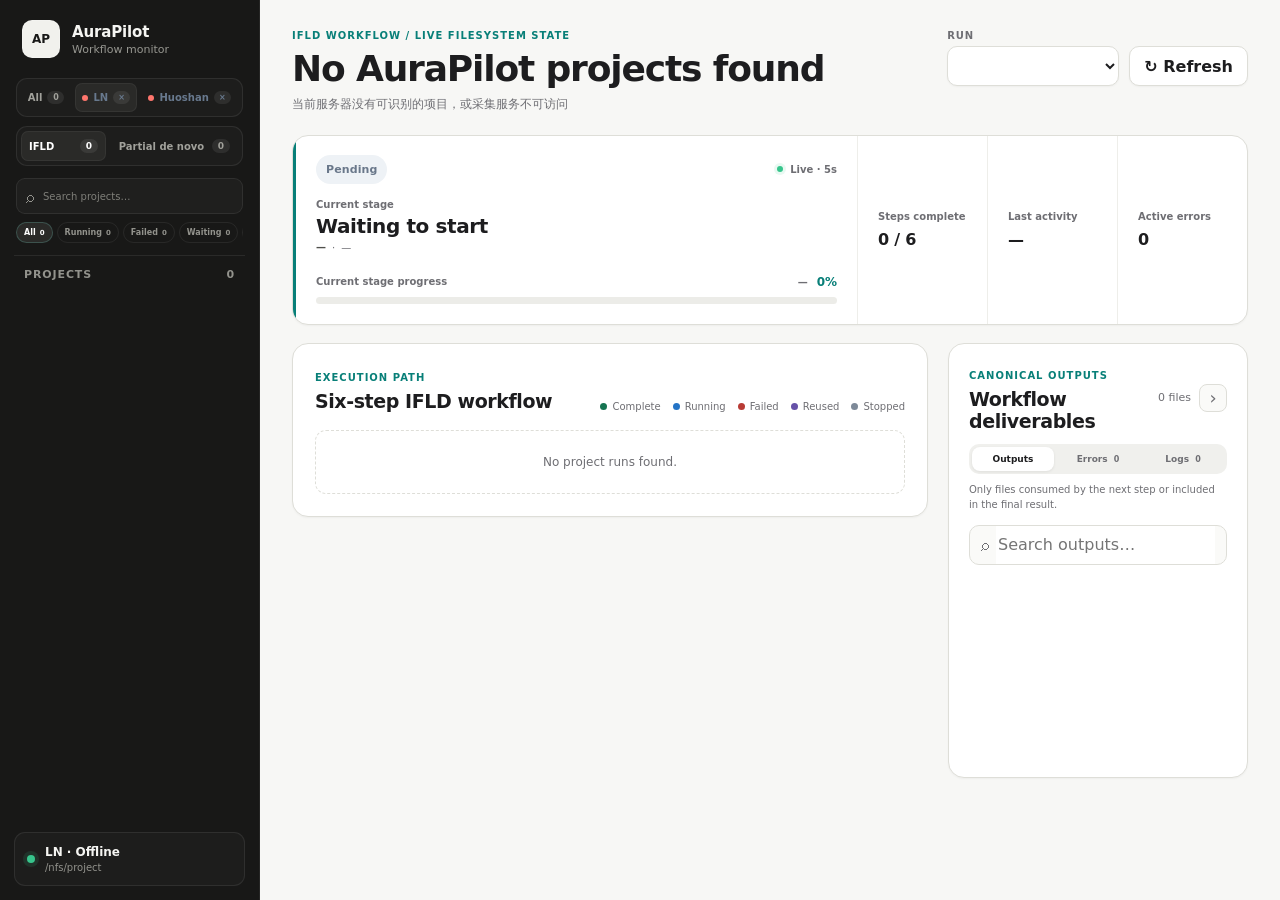
<file: static/index.html>
<!doctype html>
<html lang="zh-CN">
  <head>
    <meta charset="utf-8">
    <meta name="viewport" content="width=device-width, initial-scale=1">
    <meta name="description" content="AuraPilot IFLD workflow monitoring dashboard">
    <title>AuraPilot Monitor</title>
    <script>
      if (window.location.protocol === "file:") {
        window.location.replace(`http://127.0.0.1:8765/${window.location.search}`);
      }
    </script>
    <link rel="stylesheet" href="styles.css">
  </head>
  <body>
    <div class="app-shell">
      <aside class="project-rail">
        <div class="brand">
          <div class="brand-mark">AP</div>
          <div>
            <strong>AuraPilot</strong>
            <span>Workflow monitor</span>
          </div>
        </div>

        <div class="server-switcher" id="serverSwitcher" aria-label="Monitoring servers">
          <button type="button" data-server="all">
            <span>All</span>
            <small id="allServerCount">0</small>
          </button>
          <button class="active" type="button" data-server="ln">
            <i></i>
            <span>LN</span>
            <small id="lnServerCount">—</small>
          </button>
          <button type="button" data-server="huoshan">
            <i></i>
            <span>Huoshan</span>
            <small id="huoshanServerCount">—</small>
          </button>
        </div>

        <div class="workflow-branches" id="workflowBranches" aria-label="Workflow branches">
          <button class="active" type="button" data-family="ifld">
            <span>IFLD</span>
            <small id="ifldCount">0</small>
          </button>
          <button type="button" data-family="partial_denovo">
            <span>Partial de novo</span>
            <small id="partialCount">0</small>
          </button>
        </div>

        <label class="project-search">
          <span>⌕</span>
          <input id="projectSearch" type="search" placeholder="Search projects…" autocomplete="off">
        </label>
        <div class="project-status-filters" id="projectStatusFilters" aria-label="Project status filters">
          <button class="active" type="button" data-project-status="all">All <small id="projectAllCount">0</small></button>
          <button type="button" data-project-status="running">Running <small id="projectRunningCount">0</small></button>
          <button type="button" data-project-status="failed">Failed <small id="projectFailedCount">0</small></button>
          <button type="button" data-project-status="pending">Waiting <small id="projectPendingCount">0</small></button>
          <button type="button" data-project-status="complete">Done <small id="projectCompleteCount">0</small></button>
        </div>

        <div class="rail-heading">
          <span>Projects</span>
          <strong id="projectCount">0</strong>
        </div>
        <div class="project-list" id="projectList" aria-live="polite"></div>

        <div class="rail-footer">
          <span class="live-dot"></span>
          <div>
            <strong id="serverName">LN · Read-only</strong>
            <span id="projectRootPath">/nfs/project</span>
          </div>
        </div>
      </aside>

      <main class="workspace">
        <header class="topbar">
          <div>
            <div class="eyebrow" id="workflowEyebrow">IFLD workflow / live filesystem state</div>
            <h1 id="projectTitle">Loading projects…</h1>
            <p id="projectMeta">正在读取项目状态</p>
          </div>
          <div class="topbar-actions">
            <label class="run-select-label">
              <span id="runSelectLabelText">Run</span>
              <select id="runSelect" aria-label="选择 Run"></select>
            </label>
            <button class="refresh-button" id="refreshButton" type="button">
              <span>↻</span> Refresh
            </button>
          </div>
        </header>

        <section class="run-summary pending" id="runSummary" aria-label="Run summary">
          <div class="summary-primary">
            <div class="summary-topline">
              <span class="status-pill pending" id="overallStatus">Pending</span>
              <span class="summary-live"><i class="live-dot"></i> Live · 5s</span>
            </div>

            <div class="summary-stage">
              <span>Current stage</span>
              <strong id="currentStage">Waiting to start</strong>
              <small>
                <b id="workflowName">—</b>
                <span aria-hidden="true">·</span>
                <span id="profileName">—</span>
              </small>
              <div class="summary-runtime" id="runtimeMeta"></div>
            </div>

            <div class="summary-progress-copy">
              <span>Current stage progress</span>
              <strong>
                <span id="workflowProgressCount">—</span>
                <b id="workflowProgressText">0%</b>
              </strong>
            </div>
            <div
              class="summary-progress"
              id="workflowProgress"
              role="progressbar"
              aria-label="Current stage progress"
              aria-valuemin="0"
              aria-valuemax="100"
              aria-valuenow="0"
            >
              <span id="workflowProgressBar"></span>
            </div>
          </div>

          <div class="summary-facts">
            <div class="summary-fact">
              <span>Steps complete</span>
              <strong id="stepsComplete">0 / 6</strong>
            </div>
            <div class="summary-fact">
              <span id="activityLabel">Last activity</span>
              <strong id="lastUpdated" title="">—</strong>
            </div>
            <div class="summary-fact summary-errors" id="activeErrorFact">
              <span>Active errors</span>
              <strong id="activeErrors">0</strong>
            </div>
          </div>
        </section>

        <div class="content-grid" id="contentGrid">
          <section class="pipeline-panel">
            <div class="section-heading">
              <div>
                <span class="eyebrow">Execution path</span>
                <h2 id="pipelineTitle">Six-step IFLD workflow</h2>
              </div>
              <div class="legend" aria-label="状态图例">
                <span><i class="legend-dot complete"></i>Complete</span>
                <span><i class="legend-dot running"></i>Running</span>
                <span><i class="legend-dot failed"></i>Failed</span>
                <span><i class="legend-dot reused"></i>Reused</span>
                <span><i class="legend-dot cancelled"></i>Stopped</span>
              </div>
            </div>
            <div class="pipeline" id="pipeline" aria-live="polite"></div>
          </section>

          <aside class="artifact-panel" id="artifactPanel">
            <div class="section-heading artifact-heading">
              <div class="artifact-heading-copy">
                <span class="eyebrow">Canonical outputs</span>
                <h2 id="sidePanelTitle">Workflow deliverables</h2>
              </div>
              <span class="artifact-count" id="artifactCount">0 files</span>
              <button class="artifact-panel-toggle" id="artifactPanelToggle" type="button"
                aria-label="Collapse side panel" aria-expanded="true">›</button>
            </div>
            <div class="side-panel-tabs" id="sidePanelTabs" role="tablist" aria-label="Run details">
              <button class="active" type="button" role="tab" data-side-tab="outputs" aria-selected="true">Outputs</button>
              <button type="button" role="tab" data-side-tab="errors" aria-selected="false">Errors <small id="sideErrorCount">0</small></button>
              <button type="button" role="tab" data-side-tab="logs" aria-selected="false">Logs <small id="sideLogCount">0</small></button>
            </div>
            <div id="artifactControls">
              <p class="artifact-description">
                Only files consumed by the next step or included in the final result.
              </p>
              <label class="artifact-search">
                <span>⌕</span>
                <input id="artifactSearch" placeholder="Search outputs…" autocomplete="off">
              </label>
            </div>
            <div class="artifact-list" id="artifactList"></div>
          </aside>
        </div>
      </main>
    </div>

    <dialog class="preview-dialog" id="previewDialog">
      <div class="preview-header">
        <div>
          <span class="eyebrow">Artifact preview</span>
          <h2 id="previewTitle">Preview</h2>
        </div>
        <button id="closePreview" type="button" aria-label="关闭预览">×</button>
      </div>
      <pre id="previewContent"></pre>
      <div class="preview-footer">
        <span id="previewPath"></span>
        <a id="downloadLink" href="#">Download</a>
      </div>
    </dialog>

    <div class="toast" id="toast" role="status"></div>
    <script src="app.js"></script>
  </body>
</html>
</file>
<file: static/styles.css>
:root {
  color-scheme: light;
  --ink: #1d1d1f;
  --muted: #6e6e73;
  --line: #deded8;
  --line-soft: #eeeeea;
  --page: #f7f7f5;
  --panel: #ffffff;
  --nav: #181817;
  --nav-soft: #2a2a28;
  --teal: #087f78;
  --teal-soft: #e2f3f0;
  --green: #167451;
  --green-soft: #e6f3ec;
  --blue: #2474c6;
  --blue-soft: #eaf2fb;
  --red: #b83b35;
  --red-soft: #fbecea;
  --amber: #93621b;
  --amber-soft: #faf1df;
  --purple: #6651a8;
  --purple-soft: #f0edf8;
  --shadow: 0 1px 2px rgba(29, 29, 31, 0.04);
  --shadow-raised: 0 10px 30px rgba(29, 29, 31, 0.08);
}

* {
  box-sizing: border-box;
}

body {
  margin: 0;
  background: var(--page);
  color: var(--ink);
  font-family: Inter, ui-sans-serif, system-ui, -apple-system, BlinkMacSystemFont, "Segoe UI", sans-serif;
  font-variant-numeric: tabular-nums;
  -webkit-font-smoothing: antialiased;
  text-rendering: optimizeLegibility;
}

button,
input,
select {
  font: inherit;
}

button,
select {
  cursor: pointer;
}

button,
input,
select {
  letter-spacing: inherit;
}

button:focus-visible,
input:focus-visible,
select:focus-visible,
[role="button"]:focus-visible {
  outline: 3px solid rgba(36, 116, 198, 0.2);
  outline-offset: 2px;
}

.app-shell {
  min-height: 100vh;
  display: grid;
  grid-template-columns: 260px minmax(0, 1fr);
}

.project-rail {
  position: sticky;
  top: 0;
  height: 100vh;
  display: flex;
  flex-direction: column;
  overflow: hidden;
  padding: 20px 14px 14px;
  border-right: 1px solid rgba(255, 255, 255, 0.06);
  background: var(--nav);
  color: #f5f5f2;
}

.brand {
  display: flex;
  align-items: center;
  gap: 12px;
  padding: 0 8px 20px;
}

.brand-mark {
  width: 38px;
  height: 38px;
  display: grid;
  place-items: center;
  border: 1px solid rgba(255, 255, 255, 0.15);
  border-radius: 10px;
  background: #f1f1ed;
  color: #181817;
  font-size: 12px;
  font-weight: 800;
}

.brand strong,
.brand span,
.rail-footer strong,
.rail-footer span {
  display: block;
}

.brand strong {
  font-size: 15px;
  font-weight: 680;
  letter-spacing: -0.01em;
}

.brand span {
  margin-top: 2px;
  color: #969690;
  font-size: 11px;
}

.server-switcher {
  display: grid;
  grid-template-columns: 0.65fr 0.8fr 1.25fr;
  gap: 4px;
  margin: 0 2px 9px;
  padding: 4px;
  border: 1px solid rgba(255, 255, 255, 0.08);
  border-radius: 11px;
  background: rgba(255, 255, 255, 0.025);
}

.server-switcher button {
  min-width: 0;
  display: flex;
  align-items: center;
  justify-content: center;
  gap: 5px;
  border: 0;
  border-radius: 7px;
  background: transparent;
  color: #a1a19b;
  padding: 8px 5px;
  font-size: 10px;
  font-weight: 650;
}

.server-switcher button.active {
  background: var(--nav-soft);
  color: #fff;
  box-shadow: inset 0 0 0 1px rgba(255, 255, 255, 0.05);
}

.server-switcher button.offline {
  color: #68798e;
}

.server-switcher button > i {
  width: 6px;
  height: 6px;
  flex: none;
  border-radius: 50%;
  background: #4dd1a0;
  box-shadow: 0 0 0 3px rgba(77, 209, 160, 0.1);
}

.server-switcher button.offline > i {
  background: #ff766d;
  box-shadow: none;
}

.server-switcher button span {
  overflow: hidden;
  text-overflow: ellipsis;
  white-space: nowrap;
}

.server-switcher button small {
  min-width: 17px;
  border-radius: 999px;
  background: rgba(255, 255, 255, 0.08);
  padding: 2px 4px;
  font-size: 8px;
  text-align: center;
}

.workflow-branches {
  display: grid;
  grid-template-columns: 0.8fr 1.2fr;
  gap: 5px;
  margin: 0 2px 12px;
  padding: 4px;
  border: 1px solid rgba(255, 255, 255, 0.08);
  border-radius: 11px;
  background: rgba(255, 255, 255, 0.025);
}

.workflow-branches button {
  min-width: 0;
  display: flex;
  align-items: center;
  justify-content: space-between;
  gap: 5px;
  border: 0;
  border-radius: 7px;
  background: transparent;
  color: #a1a19b;
  padding: 8px;
  font-size: 10px;
  font-weight: 650;
}

.workflow-branches button.active {
  background: var(--nav-soft);
  color: #fff;
  box-shadow: inset 0 0 0 1px rgba(255, 255, 255, 0.05);
}

.workflow-branches button span {
  overflow: hidden;
  text-overflow: ellipsis;
  white-space: nowrap;
}

.workflow-branches button small {
  min-width: 18px;
  border-radius: 999px;
  background: rgba(255, 255, 255, 0.08);
  padding: 2px 5px;
  font-size: 9px;
  text-align: center;
}

.project-search {
  min-height: 36px;
  display: flex;
  align-items: center;
  gap: 7px;
  margin: 0 2px 8px;
  border: 1px solid rgba(255, 255, 255, 0.08);
  border-radius: 9px;
  background: rgba(255, 255, 255, 0.03);
  padding: 0 9px;
  color: #92928c;
}

.project-search:focus-within {
  border-color: rgba(113, 199, 189, 0.42);
  background: rgba(255, 255, 255, 0.05);
}

.project-search input {
  min-width: 0;
  width: 100%;
  border: 0;
  outline: 0;
  background: transparent;
  color: #f5f5f2;
  font-size: 10px;
}

.project-search input::placeholder {
  color: #7f7f79;
}

.project-status-filters {
  display: flex;
  gap: 4px;
  overflow-x: auto;
  margin: 0 2px 10px;
  padding-bottom: 2px;
  scrollbar-width: none;
}

.project-status-filters::-webkit-scrollbar {
  display: none;
}

.project-status-filters button {
  flex: none;
  display: inline-flex;
  align-items: center;
  gap: 4px;
  border: 1px solid rgba(255, 255, 255, 0.07);
  border-radius: 999px;
  background: transparent;
  color: #92928c;
  padding: 5px 7px;
  font-size: 8px;
  font-weight: 620;
}

.project-status-filters button.active {
  border-color: rgba(113, 199, 189, 0.25);
  background: var(--nav-soft);
  color: #fff;
}

.project-status-filters small {
  color: inherit;
  font-size: 7px;
}

.rail-heading {
  display: flex;
  justify-content: space-between;
  padding: 12px 10px 9px;
  border-top: 1px solid rgba(255, 255, 255, 0.08);
  color: #92928c;
  font-size: 11px;
  font-weight: 650;
  letter-spacing: 0.08em;
  text-transform: uppercase;
}

.project-list {
  min-height: 0;
  display: grid;
  align-content: start;
  gap: 6px;
  overflow-y: auto;
  padding: 2px;
}

.project-button {
  width: 100%;
  display: grid;
  grid-template-columns: 10px minmax(0, 1fr);
  gap: 10px;
  border: 1px solid transparent;
  border-radius: 11px;
  background: transparent;
  color: #d7d7d2;
  padding: 11px 10px;
  text-align: left;
}

.project-button:hover,
.project-button.active {
  border-color: rgba(255, 255, 255, 0.06);
  background: var(--nav-soft);
  color: white;
}

.project-button.active {
  box-shadow: inset 2px 0 0 #71c7bd;
}

.project-button > i {
  width: 8px;
  height: 8px;
  margin-top: 6px;
  border-radius: 50%;
  background: #74859a;
}

.project-button > i.complete {
  background: #4dd1a0;
}

.project-button > i.failed,
.project-button > i.blocked,
.project-button > i.stalled {
  background: #ff766d;
}

.project-button > i.cancelled {
  background: #a4afbd;
}

.project-button > i.running {
  background: #62a5ff;
  box-shadow: 0 0 0 4px rgba(98, 165, 255, 0.12);
}

.project-button strong,
.project-button span {
  display: block;
  overflow: hidden;
  text-overflow: ellipsis;
  white-space: nowrap;
}

.project-button strong {
  font-size: 13px;
  font-weight: 620;
}

.project-button span {
  margin-top: 4px;
  color: #989892;
  font-size: 11px;
}

.project-button .project-progress {
  height: 3px;
  overflow: hidden;
  border-radius: 999px;
  background: rgba(255, 255, 255, 0.08);
  margin-top: 7px;
}

.project-button .project-progress > i {
  display: block;
  height: 100%;
  border-radius: inherit;
  background: #71c7bd;
}

.project-button .project-error {
  color: #ff9690;
}

.rail-footer {
  margin-top: auto;
  display: flex;
  align-items: center;
  gap: 10px;
  border: 1px solid rgba(255, 255, 255, 0.08);
  border-radius: 11px;
  background: rgba(255, 255, 255, 0.025);
  padding: 12px;
}

.rail-footer strong {
  font-size: 12px;
}

.rail-footer span:not(.live-dot) {
  margin-top: 3px;
  color: #92928c;
  font-size: 10px;
}

.live-dot {
  display: inline-block;
  width: 8px;
  height: 8px;
  border-radius: 50%;
  background: #37c58c;
  box-shadow: 0 0 0 4px rgba(55, 197, 140, 0.13);
}

.workspace {
  min-width: 0;
  padding: 30px 32px 44px;
}

.topbar {
  display: flex;
  align-items: flex-start;
  justify-content: space-between;
  gap: 22px;
  margin-bottom: 22px;
}

.eyebrow {
  color: var(--teal);
  font-size: 10px;
  font-weight: 680;
  letter-spacing: 0.1em;
  text-transform: uppercase;
}

.topbar h1 {
  margin: 8px 0 6px;
  max-width: 830px;
  overflow: hidden;
  font-size: clamp(27px, 3vw, 36px);
  font-weight: 650;
  letter-spacing: -0.032em;
  line-height: 1.1;
  text-overflow: ellipsis;
  white-space: nowrap;
}

.topbar p {
  margin: 0;
  color: var(--muted);
  font-size: 12px;
  line-height: 1.5;
}

.topbar-actions {
  display: flex;
  align-items: flex-end;
  gap: 10px;
  flex-shrink: 0;
}

.run-select-label {
  display: grid;
  gap: 5px;
  color: var(--muted);
  font-size: 10px;
  font-weight: 650;
  letter-spacing: 0.08em;
  text-transform: uppercase;
}

.run-select-label select,
.refresh-button {
  min-height: 40px;
  border: 1px solid var(--line);
  border-radius: 10px;
  background: var(--panel);
  color: var(--ink);
  box-shadow: var(--shadow);
  transition: border-color 150ms ease, background 150ms ease, box-shadow 150ms ease;
}

.run-select-label select {
  min-width: 172px;
  padding: 0 34px 0 12px;
}

.refresh-button {
  padding: 0 14px;
  font-weight: 650;
}

.refresh-button:hover {
  border-color: #c5c5bf;
  background: #fafaf8;
}

.refresh-button.loading span {
  display: inline-block;
  animation: spin 0.7s linear infinite;
}

@keyframes spin {
  to { transform: rotate(360deg); }
}

.run-summary {
  display: grid;
  grid-template-columns: minmax(360px, 1.45fr) minmax(390px, 1fr);
  overflow: hidden;
  border: 1px solid var(--line);
  border-radius: 16px;
  background: var(--panel);
  box-shadow: var(--shadow);
  margin-bottom: 18px;
  --summary-accent: var(--teal);
  --summary-accent-soft: var(--teal-soft);
}

.run-summary.running {
  --summary-accent: var(--blue);
  --summary-accent-soft: var(--blue-soft);
}

.run-summary.complete {
  --summary-accent: var(--green);
  --summary-accent-soft: var(--green-soft);
}

.run-summary.failed,
.run-summary.blocked {
  --summary-accent: var(--red);
  --summary-accent-soft: var(--red-soft);
}

.run-summary.degraded {
  --summary-accent: var(--amber);
  --summary-accent-soft: var(--amber-soft);
}

.summary-primary {
  min-width: 0;
  display: grid;
  gap: 15px;
  padding: 19px 20px 20px;
  border-left: 3px solid var(--summary-accent);
}

.summary-topline,
.summary-progress-copy {
  display: flex;
  align-items: center;
  justify-content: space-between;
  gap: 14px;
}

.summary-live {
  display: inline-flex;
  align-items: center;
  color: var(--muted);
  font-size: 10px;
  font-weight: 600;
}

.summary-live .live-dot {
  width: 6px;
  height: 6px;
  margin-right: 7px;
  box-shadow: 0 0 0 3px rgba(55, 197, 140, 0.11);
}

.summary-stage {
  display: grid;
  gap: 4px;
}

.summary-stage > span,
.summary-progress-copy > span,
.summary-fact > span {
  color: var(--muted);
  font-size: 10px;
  font-weight: 550;
}

.summary-stage > strong {
  overflow: hidden;
  font-size: 20px;
  font-weight: 650;
  letter-spacing: -0.02em;
  line-height: 1.2;
  text-overflow: ellipsis;
  white-space: nowrap;
}

.summary-stage > small {
  min-width: 0;
  display: flex;
  align-items: center;
  gap: 6px;
  overflow: hidden;
  color: var(--muted);
  font-size: 10px;
  white-space: nowrap;
}

.summary-stage > small b,
.summary-stage > small span:last-child {
  overflow: hidden;
  text-overflow: ellipsis;
}

.summary-stage > small b {
  color: #4f4f4b;
  font-weight: 600;
}

.summary-runtime {
  display: flex;
  flex-wrap: wrap;
  gap: 5px;
  margin-top: 3px;
}

.summary-runtime > span {
  display: inline-flex;
  align-items: center;
  min-height: 20px;
  border-radius: 999px;
  background: #f1f1ee;
  color: var(--muted);
  padding: 0 7px;
  font-size: 8px;
  font-weight: 600;
}

.summary-runtime > span.source.reported {
  background: var(--green-soft);
  color: var(--green);
}

.summary-runtime > span.source.inferred {
  background: var(--amber-soft);
  color: var(--amber);
}

.summary-progress-copy {
  margin-bottom: -7px;
}

.summary-progress-copy > strong {
  display: inline-flex;
  align-items: baseline;
  gap: 9px;
  color: var(--summary-accent);
  font-size: 12px;
  font-weight: 680;
}

.summary-progress-copy > strong > span {
  color: var(--muted);
  font-size: 10px;
  font-weight: 550;
}

.summary-progress-copy > strong > b {
  font-weight: 680;
}

.summary-progress {
  height: 7px;
  overflow: hidden;
  border-radius: 999px;
  background: #ecece8;
}

.summary-progress > span {
  display: block;
  width: 0;
  height: 100%;
  border-radius: inherit;
  background: var(--summary-accent);
  transition: width 300ms ease;
}

.summary-facts {
  display: grid;
  grid-template-columns: repeat(3, minmax(105px, 1fr));
}

.summary-fact {
  min-width: 0;
  display: grid;
  align-content: center;
  gap: 8px;
  padding: 20px;
  border-left: 1px solid var(--line-soft);
}

.summary-fact > strong {
  overflow: hidden;
  font-size: 16px;
  font-weight: 650;
  letter-spacing: -0.015em;
  text-overflow: ellipsis;
  white-space: nowrap;
}

.summary-errors.has-errors {
  background: linear-gradient(180deg, #fff, var(--red-soft));
}

.summary-errors.has-errors > span,
.summary-errors.has-errors > strong {
  color: var(--red);
}

.status-pill {
  display: inline-flex;
  align-items: center;
  min-height: 29px;
  border-radius: 999px;
  padding: 0 10px;
  font-size: 11px;
  font-weight: 680;
  letter-spacing: 0.01em;
  text-transform: capitalize;
}

.status-pill.complete {
  background: var(--green-soft);
  color: var(--green);
}

.status-pill.running {
  background: var(--blue-soft);
  color: var(--blue);
}

.status-pill.failed,
.status-pill.blocked {
  background: var(--red-soft);
  color: var(--red);
}

.status-pill.degraded {
  background: var(--amber-soft);
  color: var(--amber);
}

.status-pill.reused {
  background: var(--purple-soft);
  color: var(--purple);
}

.status-pill.pending,
.status-pill.skipped,
.status-pill.cancelled {
  background: #eef2f6;
  color: #69778a;
}

.content-grid {
  display: grid;
  grid-template-columns: minmax(600px, 1fr) minmax(300px, 0.37fr);
  gap: 20px;
  align-items: start;
  transition: grid-template-columns 180ms ease;
}

.content-grid.artifact-panel-collapsed {
  grid-template-columns: minmax(600px, 1fr) 48px;
}

.pipeline-panel,
.artifact-panel {
  border: 1px solid var(--line);
  border-radius: 16px;
  background: var(--panel);
  box-shadow: var(--shadow);
}

.pipeline-panel {
  padding: 22px;
}

.artifact-panel {
  position: sticky;
  top: 20px;
  max-height: calc(100vh - 40px);
  display: flex;
  flex-direction: column;
  overflow: hidden;
  padding: 20px;
  transition: padding 180ms ease;
}

.artifact-panel.collapsed {
  min-height: 76px;
  padding: 13px 8px;
}

.artifact-panel.collapsed .artifact-heading {
  justify-content: center;
  margin: 0;
}

.artifact-panel.collapsed .artifact-heading-copy,
.artifact-panel.collapsed .artifact-count,
.artifact-panel.collapsed .side-panel-tabs,
.artifact-panel.collapsed #artifactControls,
.artifact-panel.collapsed .artifact-list {
  display: none;
}

.section-heading {
  display: flex;
  align-items: flex-end;
  justify-content: space-between;
  gap: 14px;
  margin-bottom: 18px;
}

.section-heading h2 {
  margin: 5px 0 0;
  font-size: 19px;
  font-weight: 650;
  letter-spacing: -0.022em;
}

.legend {
  display: flex;
  flex-wrap: wrap;
  justify-content: flex-end;
  gap: 12px;
  color: var(--muted);
  font-size: 10px;
}

.legend span {
  display: flex;
  align-items: center;
  gap: 5px;
}

.legend-dot {
  width: 7px;
  height: 7px;
  border-radius: 50%;
  background: #8794a5;
}

.legend-dot.complete { background: var(--green); }
.legend-dot.running { background: var(--blue); }
.legend-dot.failed { background: var(--red); }
.legend-dot.reused { background: var(--purple); }
.legend-dot.cancelled { background: #7d8998; }

.pipeline {
  display: grid;
  gap: 11px;
}

.step-card {
  position: relative;
  display: grid;
  grid-template-columns: 38px minmax(0, 1fr) auto;
  gap: 12px;
  border: 1px solid var(--line);
  border-radius: 14px;
  background: #fff;
  padding: 13px 14px;
  transition: border-color 150ms ease, background 150ms ease, box-shadow 150ms ease;
}

.step-card:hover {
  border-color: #c9c9c3;
  background: #fefefd;
  box-shadow: 0 3px 12px rgba(29, 29, 31, 0.05);
}

.step-card:not(:last-child)::after {
  content: "";
  position: absolute;
  left: 32px;
  top: calc(100% + 1px);
  z-index: 2;
  width: 2px;
  height: 10px;
  background: var(--line);
}

.step-icon {
  width: 36px;
  height: 36px;
  display: grid;
  place-items: center;
  border-radius: 50%;
  background: #f0f0ed;
  color: #6e6e69;
  font-size: 15px;
  font-weight: 900;
}

.step-icon.complete {
  background: var(--green-soft);
  color: var(--green);
}

.step-icon.failed,
.step-icon.blocked {
  background: var(--red-soft);
  color: var(--red);
}

.step-icon.running {
  background: var(--blue-soft);
  color: var(--blue);
}

.step-icon.reused {
  background: var(--purple-soft);
  color: var(--purple);
}

.step-icon.degraded {
  background: var(--amber-soft);
  color: var(--amber);
}

.step-icon.cancelled {
  background: #eef2f6;
  color: #69778a;
}

.step-main {
  min-width: 0;
}

.step-detail-trigger {
  cursor: pointer;
  border-radius: 7px;
  outline: none;
}

.step-detail-trigger:focus-visible {
  box-shadow: 0 0 0 3px rgba(16, 129, 135, 0.15);
}

.step-kicker {
  color: var(--muted);
  font-size: 10px;
  font-weight: 650;
  letter-spacing: 0.08em;
  text-transform: uppercase;
}

.step-main h3 {
  margin: 2px 0 3px;
  font-size: 14px;
  font-weight: 650;
}

.step-summary {
  margin: 0;
  color: var(--muted);
  font-size: 11px;
  line-height: 1.5;
}

.step-progress {
  height: 5px;
  overflow: hidden;
  border-radius: 99px;
  background: #ecece8;
  margin-top: 9px;
}

.step-progress span {
  display: block;
  width: 0;
  height: 100%;
  border-radius: inherit;
  background: var(--teal);
}

.step-side {
  display: grid;
  align-content: start;
  justify-items: end;
  gap: 8px;
}

.unit-toggle {
  border: 0;
  background: transparent;
  color: var(--muted);
  padding: 0;
  font-size: 11px;
  font-weight: 620;
}

.unit-toggle:hover {
  color: var(--ink);
}

.step-error {
  grid-column: 2 / -1;
  border-left: 3px solid var(--red);
  border-radius: 9px;
  background: var(--red-soft);
  padding: 10px 12px;
  color: #8f302b;
  font-size: 12px;
  line-height: 1.5;
}

.step-error strong {
  display: block;
  margin-bottom: 3px;
}

.stage-overview {
  grid-column: 2 / -1;
  display: none;
  grid-template-columns: repeat(auto-fit, minmax(125px, 1fr));
  gap: 7px;
  border-top: 1px solid var(--line-soft);
  padding-top: 12px;
}

.detail-section-label {
  grid-column: 1 / -1;
  margin-bottom: 2px;
  color: var(--muted);
  font-size: 8px;
  font-weight: 720;
  letter-spacing: 0.08em;
  text-transform: uppercase;
}

.stage-matrix {
  grid-column: 2 / -1;
  display: none;
  overflow-x: auto;
  border-top: 1px solid var(--line-soft);
  padding-top: 12px;
}

.step-card.expanded .stage-matrix {
  display: block;
}

.stage-matrix-grid {
  min-width: 670px;
  display: grid;
  gap: 4px;
}

.stage-matrix-cell {
  min-width: 0;
  min-height: 32px;
  display: grid;
  place-items: center;
  border: 1px solid var(--line-soft);
  border-radius: 7px;
  background: #fafaf8;
  color: var(--muted);
  font-size: 8px;
}

.stage-matrix-cell.header {
  min-height: 28px;
  border-color: transparent;
  background: transparent;
  font-weight: 620;
  line-height: 1.2;
  text-align: center;
}

.stage-matrix-cell.node {
  justify-items: start;
  border-color: transparent;
  background: transparent;
  color: var(--ink);
  padding-left: 3px;
  font-size: 9px;
  font-weight: 650;
}

button.stage-matrix-cell {
  cursor: pointer;
}

.stage-matrix-cell.complete {
  border-color: rgba(22, 116, 81, 0.14);
  background: var(--green-soft);
  color: var(--green);
}

.stage-matrix-cell.running {
  border-color: rgba(36, 116, 198, 0.16);
  background: var(--blue-soft);
  color: var(--blue);
}

.stage-matrix-cell.degraded {
  border-color: rgba(147, 98, 27, 0.16);
  background: var(--amber-soft);
  color: var(--amber);
}

.stage-matrix-cell.failed,
.stage-matrix-cell.blocked {
  border-color: rgba(184, 59, 53, 0.18);
  background: var(--red-soft);
  color: var(--red);
}

.stage-matrix-cell.skipped,
.stage-matrix-cell.cancelled {
  background: #f0f0ed;
}

.stage-matrix-cell.not-recorded {
  border-color: transparent;
  background: #f2f2ef;
  color: #9a9a94;
}

.step-card.expanded .stage-overview {
  display: grid;
}

.stage-overview-item,
.unit-stage {
  min-width: 0;
  border: 1px solid var(--line-soft);
  border-radius: 10px;
  background: #fafaf8;
  padding: 9px;
}

.stage-overview-item > div:first-child,
.unit-stage > div:first-child {
  display: flex;
  align-items: center;
  gap: 5px;
}

.stage-overview-item i,
.unit-stage i {
  width: 15px;
  height: 15px;
  display: grid;
  flex-shrink: 0;
  place-items: center;
  border-radius: 50%;
  background: #e8edf3;
  color: #748295;
  font-size: 9px;
  font-style: normal;
  font-weight: 900;
}

.stage-overview-item.complete i,
.unit-stage.complete i {
  background: var(--green-soft);
  color: var(--green);
}

.stage-overview-item.running i,
.unit-stage.running i {
  background: var(--blue-soft);
  color: var(--blue);
}

.stage-overview-item.degraded i,
.unit-stage.degraded i {
  background: var(--amber-soft);
  color: var(--amber);
}

.stage-overview-item.failed i,
.unit-stage.failed i {
  background: var(--red-soft);
  color: var(--red);
}

.stage-overview-item.cancelled i,
.unit-stage.cancelled i {
  background: #e8edf3;
  color: #69778a;
}

.stage-overview-item strong,
.unit-stage strong {
  overflow: hidden;
  color: var(--ink);
  font-size: 9px;
  text-overflow: ellipsis;
  white-space: nowrap;
}

.stage-overview-item > span,
.unit-stage > span {
  display: block;
  margin-top: 7px;
  color: var(--ink);
  font-size: 10px;
  font-weight: 800;
}

.stage-overview-item > small,
.unit-stage > small {
  display: block;
  margin-top: 5px;
  color: var(--muted);
  font-size: 8px;
}

.stage-metrics {
  display: flex;
  flex-wrap: wrap;
  gap: 4px;
  margin-top: 7px;
}

.stage-metrics span {
  display: inline-flex;
  align-items: baseline;
  gap: 3px;
  border-radius: 99px;
  background: #efefeb;
  padding: 3px 6px;
  color: var(--muted);
  font-size: 7px;
  line-height: 1;
}

.stage-metrics span.success {
  background: var(--green-soft);
  color: var(--green);
}

.stage-metrics span.info {
  background: var(--blue-soft);
  color: var(--blue);
}

.stage-metrics span strong {
  color: inherit;
  font-size: 8px;
}

.stage-error {
  margin-top: 7px;
  border-radius: 5px;
  background: var(--red-soft);
  padding: 6px;
  color: var(--red);
  font-size: 8px;
  line-height: 1.35;
}

.stage-mini-progress {
  height: 3px;
  overflow: hidden;
  border-radius: 99px;
  background: #e9e9e5;
  margin-top: 6px;
}

.stage-mini-progress span {
  display: block;
  height: 100%;
  border-radius: inherit;
  background: var(--teal);
}

.running .stage-mini-progress span {
  background: var(--blue);
}

.cancelled .stage-mini-progress span {
  background: #8794a5;
}

.unit-list {
  grid-column: 2 / -1;
  display: none;
  border-top: 1px solid var(--line-soft);
  padding-top: 10px;
}

.step-card.expanded .unit-list {
  display: grid;
  gap: 6px;
}

.unit-card {
  display: grid;
  gap: 9px;
  border: 1px solid var(--line-soft);
  border-radius: 11px;
  background: #fafaf8;
  padding: 11px;
}

.unit-card-heading {
  display: grid;
  grid-template-columns: 8px minmax(100px, 0.65fr) minmax(100px, 1fr) auto;
  align-items: center;
  gap: 8px;
}

button.unit-card-heading {
  width: 100%;
  border: 0;
  background: transparent;
  padding: 0;
  color: inherit;
  font: inherit;
  text-align: left;
}

.unit-card-heading > i {
  width: 7px;
  height: 7px;
  border-radius: 50%;
  background: #8794a5;
}

.unit-card-heading > i.complete { background: var(--green); }
.unit-card-heading > i.running { background: var(--blue); }
.unit-card-heading > i.failed { background: var(--red); }
.unit-card-heading > i.cancelled { background: #7d8998; }

.unit-card-heading > strong {
  color: var(--ink);
  font-size: 11px;
}

.unit-card-heading > span {
  color: var(--muted);
  font-size: 9px;
}

.unit-card-heading .status-pill {
  min-height: 22px;
  padding: 0 7px;
  font-size: 8px;
}

.unit-stage-grid {
  display: grid;
  grid-template-columns: repeat(5, minmax(90px, 1fr));
  gap: 6px;
}

.downstream-unit,
.multi-stage-unit {
  padding: 0;
}

.downstream-unit .unit-card-heading,
.multi-stage-unit .unit-card-heading {
  grid-template-columns: 8px minmax(130px, 0.7fr) minmax(150px, 1fr) auto 16px;
  cursor: pointer;
  border-radius: 11px;
  padding: 12px;
}

.downstream-unit .unit-card-heading:hover,
.multi-stage-unit .unit-card-heading:hover {
  background: #f4f4f1;
}

.downstream-unit .unit-card-heading > b,
.multi-stage-unit .unit-card-heading > b {
  color: var(--muted);
  font-size: 10px;
  text-align: right;
}

.downstream-unit-details,
.multi-stage-unit-details {
  display: none;
  gap: 10px;
  border-top: 1px solid var(--line-soft);
  padding: 11px;
}

.downstream-unit.expanded .downstream-unit-details,
.multi-stage-unit.expanded .multi-stage-unit-details {
  display: grid;
}

.downstream-stage-grid {
  grid-template-columns: repeat(2, minmax(180px, 1fr));
}

.downstream-stage {
  padding: 10px;
}

.downstream-stage > div:first-child strong {
  font-size: 10px;
}

.shard-toggle {
  display: grid;
  grid-template-columns: 1fr auto auto;
  align-items: center;
  gap: 8px;
  width: 100%;
  border: 1px solid var(--line-soft);
  border-radius: 9px;
  background: #f7f7f4;
  padding: 9px 11px;
  color: var(--ink);
  text-align: left;
}

.shard-toggle span,
.shard-toggle strong {
  font-size: 10px;
}

.shard-toggle small {
  color: var(--muted);
  font-size: 8px;
}

.shard-note {
  margin: -4px 2px 0;
  color: var(--muted);
  font-size: 8px;
  line-height: 1.4;
}

.shard-grid {
  display: none;
  grid-template-columns: repeat(2, minmax(200px, 1fr));
  gap: 7px;
}

.shard-grid.expanded {
  display: grid;
}

.shard-card {
  min-width: 0;
  border: 1px solid var(--line-soft);
  border-radius: 10px;
  background: #fff;
  padding: 9px;
}

.shard-card.failed {
  border-color: rgba(190, 65, 57, 0.28);
}

.shard-heading {
  display: grid;
  grid-template-columns: 17px 1fr auto;
  align-items: center;
  gap: 5px;
}

.shard-heading > i {
  width: 15px;
  height: 15px;
  display: grid;
  place-items: center;
  border-radius: 50%;
  background: #e8edf3;
  color: #748295;
  font-size: 8px;
  font-style: normal;
}

.shard-card.running .shard-heading > i {
  background: var(--blue-soft);
  color: var(--blue);
}

.shard-card.complete .shard-heading > i {
  background: var(--green-soft);
  color: var(--green);
}

.shard-card.failed .shard-heading > i {
  background: var(--red-soft);
  color: var(--red);
}

.shard-heading > strong {
  font-size: 10px;
}

.shard-heading .status-pill {
  min-height: 20px;
  padding: 0 6px;
  font-size: 7px;
}

.shard-metadata {
  margin-top: 6px;
  color: var(--muted);
  font-size: 8px;
  line-height: 1.35;
}

.shard-unavailable {
  margin-top: 8px;
  border-radius: 8px;
  background: #f2f2ef;
  padding: 8px;
  color: var(--muted);
  font-size: 8px;
  line-height: 1.4;
}

.shard-progress {
  height: 4px;
  overflow: hidden;
  border-radius: 99px;
  background: #ecece8;
  margin: 8px 0;
}

.shard-progress span {
  display: block;
  height: 100%;
  border-radius: inherit;
  background: var(--blue);
}

.shard-card.complete .shard-progress span {
  background: var(--green);
}

.shard-counts {
  display: grid;
  grid-template-columns: repeat(4, minmax(0, 1fr));
  gap: 4px;
}

.shard-counts span {
  border-radius: 7px;
  background: #f2f2ef;
  padding: 5px;
  color: var(--muted);
  font-size: 7px;
  text-align: center;
}

.shard-counts strong {
  display: block;
  color: var(--ink);
  font-size: 9px;
}

.shard-card > small {
  display: block;
  margin-top: 7px;
  color: var(--muted);
  font-size: 8px;
}

.shard-error {
  max-height: 70px;
  overflow: auto;
  margin-top: 7px;
  border-radius: 5px;
  background: var(--red-soft);
  padding: 6px;
  color: var(--red);
  font-size: 8px;
  line-height: 1.35;
}

.unit-row {
  display: grid;
  grid-template-columns: 9px minmax(140px, 1fr) auto auto;
  align-items: center;
  gap: 9px;
  border-radius: 9px;
  background: #f7f7f4;
  padding: 9px 11px;
  color: var(--muted);
  font-size: 11px;
}

.unit-row i {
  width: 7px;
  height: 7px;
  border-radius: 50%;
  background: #8794a5;
}

.unit-row i.complete { background: var(--green); }
.unit-row i.running { background: var(--blue); }
.unit-row i.failed { background: var(--red); }
.unit-row i.reused { background: var(--purple); }
.unit-row i.cancelled { background: #7d8998; }

.unit-row strong {
  overflow: hidden;
  color: var(--ink);
  text-overflow: ellipsis;
  white-space: nowrap;
}

.unit-error {
  grid-column: 2 / -1;
  color: var(--red);
}

.artifact-heading {
  align-items: center;
  display: grid;
  grid-template-columns: minmax(0, 1fr) auto auto;
  gap: 8px;
  margin-bottom: 12px;
}

.artifact-heading-copy {
  min-width: 0;
}

.artifact-panel-toggle {
  width: 28px;
  height: 28px;
  display: grid;
  place-items: center;
  border: 1px solid var(--line);
  border-radius: 8px;
  background: #fafaf8;
  color: var(--muted);
  font-size: 18px;
  line-height: 1;
  transition: transform 180ms ease, border-color 150ms ease;
}

.artifact-panel-toggle:hover {
  border-color: #c5c5bf;
  color: var(--ink);
}

.artifact-panel.collapsed .artifact-panel-toggle {
  transform: rotate(180deg);
}

.side-panel-tabs {
  display: grid;
  grid-template-columns: repeat(3, 1fr);
  gap: 3px;
  margin-bottom: 12px;
  border-radius: 10px;
  background: #f0f0ed;
  padding: 3px;
}

.side-panel-tabs button {
  min-width: 0;
  border: 0;
  border-radius: 8px;
  background: transparent;
  color: var(--muted);
  padding: 7px 5px;
  font-size: 9px;
  font-weight: 620;
}

.side-panel-tabs button.active {
  background: #fff;
  color: var(--ink);
  box-shadow: 0 1px 3px rgba(29, 29, 31, 0.08);
}

.side-panel-tabs small {
  margin-left: 3px;
  color: inherit;
  font-size: 8px;
}

.artifact-count {
  color: var(--muted);
  font-size: 11px;
}

.artifact-description {
  margin: -4px 0 12px;
  color: var(--muted);
  font-size: 10px;
  line-height: 1.55;
}

.artifact-search {
  display: flex;
  align-items: center;
  gap: 7px;
  border: 1px solid var(--line);
  border-radius: 10px;
  background: #fafaf8;
  padding: 0 11px;
  transition: border-color 150ms ease, background 150ms ease;
}

.artifact-search span {
  color: var(--muted);
}

.artifact-search:focus-within {
  border-color: #a9c7e6;
  background: #fff;
}

.artifact-search input {
  width: 100%;
  min-height: 38px;
  border: 0;
  outline: 0;
  color: var(--ink);
}

.artifact-list {
  min-height: 180px;
  display: grid;
  align-content: start;
  gap: 12px;
  overflow-y: auto;
  margin-top: 12px;
  padding-right: 3px;
}

.side-message-list {
  display: grid;
  gap: 7px;
}

.side-message {
  border: 1px solid var(--line-soft);
  border-radius: 10px;
  background: #fafaf8;
  padding: 10px;
}

button.side-message {
  width: 100%;
  color: inherit;
  text-align: left;
}

.side-message.error {
  border-color: rgba(184, 59, 53, 0.18);
  background: #fffafa;
}

.side-message-heading {
  display: flex;
  align-items: center;
  justify-content: space-between;
  gap: 8px;
}

.side-message-heading strong {
  overflow: hidden;
  font-size: 10px;
  font-weight: 650;
  text-overflow: ellipsis;
  white-space: nowrap;
}

.side-message-heading small {
  flex: none;
  color: var(--muted);
  font-size: 8px;
}

.side-message p {
  display: -webkit-box;
  overflow: hidden;
  margin: 7px 0 0;
  color: var(--muted);
  font-size: 9px;
  line-height: 1.45;
  -webkit-box-orient: vertical;
  -webkit-line-clamp: 3;
}

.side-message.error p {
  color: var(--red);
}

.side-message-path {
  overflow: hidden;
  margin-top: 7px;
  color: var(--muted);
  font: 8px/1.4 ui-monospace, SFMono-Regular, Menlo, Monaco, Consolas, monospace;
  text-overflow: ellipsis;
  white-space: nowrap;
}

.attempt-history {
  display: grid;
  gap: 7px;
  border-top: 1px solid var(--line-soft);
  margin-top: 3px;
  padding-top: 12px;
}

.attempt-history h3 {
  margin: 0 0 2px;
  font-size: 10px;
  font-weight: 650;
}

.attempt-history-item {
  border: 1px solid var(--line-soft);
  border-radius: 9px;
  padding: 9px;
}

.attempt-history-item > div {
  display: flex;
  align-items: center;
  justify-content: space-between;
  gap: 8px;
}

.attempt-history-item strong {
  font-size: 9px;
}

.attempt-history-item .status-pill {
  min-height: 19px;
  padding: 0 6px;
  font-size: 7px;
}

.attempt-history-item small {
  display: block;
  margin-top: 5px;
  color: var(--muted);
  font-size: 8px;
}

.attempt-history-item p {
  margin: 6px 0 0;
  color: var(--red);
  font-size: 8px;
  line-height: 1.4;
}

.artifact-group {
  display: grid;
  gap: 6px;
}

.artifact-group.final-deliverables {
  margin-bottom: 4px;
  border: 1px solid rgba(15, 123, 107, 0.2);
  border-radius: 12px;
  background: linear-gradient(180deg, rgba(231, 246, 241, 0.72), rgba(255, 255, 255, 0));
  padding: 10px;
}

.artifact-group.final-deliverables .artifact-group-heading > span::before {
  content: "✓";
  display: inline-grid;
  width: 17px;
  height: 17px;
  margin-right: 6px;
  place-items: center;
  border-radius: 50%;
  background: var(--teal-soft);
  color: var(--teal);
  font-size: 10px;
}

.artifact-group-heading {
  width: 100%;
  display: grid;
  grid-template-columns: auto minmax(0, 1fr) auto;
  align-items: center;
  gap: 7px;
  border: 0;
  background: transparent;
  padding: 0 2px;
  text-align: left;
  cursor: pointer;
}

.artifact-group-heading > span {
  color: var(--ink);
  font-size: 10px;
  font-weight: 680;
  letter-spacing: 0.04em;
  text-transform: uppercase;
}

.artifact-group-heading > strong {
  overflow: hidden;
  color: var(--teal);
  font-size: 9px;
  font-weight: 620;
  text-overflow: ellipsis;
  white-space: nowrap;
}

.artifact-group-meta {
  display: flex;
  align-items: center;
  gap: 5px;
}

.artifact-group-count {
  min-width: 20px;
  border-radius: 999px;
  background: var(--teal-soft);
  color: var(--teal);
  padding: 2px 6px;
  font-size: 9px;
  font-weight: 680;
  text-align: center;
}

.artifact-group-chevron {
  color: var(--teal);
  font-size: 10px;
  transition: transform 180ms ease;
}

.artifact-group.collapsed .artifact-group-chevron {
  transform: rotate(180deg);
}

.artifact-group.collapsed .artifact-group-files {
  display: none;
}

.artifact-group-files {
  display: grid;
  gap: 6px;
}

.artifact-item {
  width: 100%;
  display: grid;
  grid-template-columns: 32px minmax(0, 1fr) auto;
  align-items: center;
  gap: 9px;
  border: 1px solid var(--line-soft);
  border-radius: 11px;
  background: #fff;
  padding: 9px;
  transition: border-color 150ms ease, background 150ms ease, transform 150ms ease;
  text-align: left;
}

.artifact-item:hover {
  border-color: #c9c9c3;
  background: #fafaf8;
  transform: translateY(-1px);
}

.artifact-item.missing,
.artifact-item.missing:hover {
  cursor: not-allowed;
  border-color: rgba(184, 59, 53, 0.18);
  background: var(--red-soft);
  transform: none;
}

.file-icon {
  width: 30px;
  height: 30px;
  display: grid;
  place-items: center;
  border-radius: 8px;
  background: var(--blue-soft);
  color: var(--blue);
  font-size: 9px;
  font-weight: 720;
  text-transform: uppercase;
}

.artifact-item strong,
.artifact-item span {
  display: block;
  overflow: hidden;
  text-overflow: ellipsis;
  white-space: nowrap;
}

.artifact-item strong {
  color: var(--ink);
  font-size: 11px;
  font-weight: 650;
}

.artifact-item span {
  margin-top: 3px;
  color: var(--muted);
  font-size: 9px;
}

.artifact-item > small {
  color: var(--muted);
  font-size: 9px;
}

.artifact-item > small.missing {
  color: var(--red);
  font-weight: 680;
}

.empty-state {
  border: 1px dashed var(--line);
  border-radius: 11px;
  padding: 24px 14px;
  color: var(--muted);
  font-size: 12px;
  text-align: center;
}

.rail-empty {
  border-color: rgba(255, 255, 255, 0.1);
  color: #92928c;
  padding: 18px 10px;
  font-size: 10px;
}

.preview-dialog {
  width: min(920px, calc(100vw - 40px));
  height: min(720px, calc(100vh - 40px));
  border: 0;
  border-radius: 16px;
  padding: 0;
  box-shadow: 0 28px 90px rgba(10, 25, 44, 0.32);
}

.preview-dialog::backdrop {
  background: rgba(9, 20, 35, 0.55);
  backdrop-filter: blur(4px);
}

.preview-dialog[open] {
  display: grid;
  grid-template-rows: auto minmax(0, 1fr) auto;
}

.preview-header,
.preview-footer {
  display: flex;
  align-items: center;
  justify-content: space-between;
  gap: 14px;
  padding: 15px 18px;
}

.preview-header {
  border-bottom: 1px solid var(--line);
}

.preview-header h2 {
  margin: 3px 0 0;
  font-size: 18px;
  font-weight: 650;
}

.preview-header button {
  width: 34px;
  height: 34px;
  border: 1px solid var(--line);
  border-radius: 8px;
  background: white;
  color: var(--muted);
  font-size: 20px;
}

.preview-dialog pre {
  margin: 0;
  overflow: auto;
  background: #101b2b;
  color: #dbe8f5;
  padding: 18px;
  font: 11px/1.55 ui-monospace, SFMono-Regular, Menlo, Monaco, Consolas, monospace;
  white-space: pre-wrap;
  word-break: break-word;
}

.preview-footer {
  border-top: 1px solid var(--line);
  color: var(--muted);
  font-size: 10px;
}

.preview-footer span {
  min-width: 0;
  overflow: hidden;
  text-overflow: ellipsis;
  white-space: nowrap;
}

.preview-footer a {
  flex-shrink: 0;
  border-radius: 7px;
  background: var(--teal);
  color: white;
  padding: 8px 12px;
  font-size: 11px;
  font-weight: 650;
  text-decoration: none;
}

.toast {
  position: fixed;
  right: 22px;
  bottom: 22px;
  z-index: 10;
  max-width: 390px;
  transform: translateY(20px);
  border-radius: 11px;
  background: #242422;
  color: white;
  padding: 11px 14px;
  opacity: 0;
  pointer-events: none;
  font-size: 12px;
  transition: opacity 180ms ease, transform 180ms ease;
}

.toast.visible {
  transform: translateY(0);
  opacity: 1;
}

@media (max-width: 1180px) {
  .content-grid,
  .content-grid.artifact-panel-collapsed {
    grid-template-columns: 1fr;
  }

  .artifact-panel {
    position: static;
    max-height: 650px;
  }
}

@media (max-width: 780px) {
  .app-shell {
    grid-template-columns: 1fr;
  }

  .project-rail {
    position: static;
    width: 100%;
    height: auto;
    max-height: 300px;
  }

  .rail-footer {
    display: none;
  }

  .workspace {
    padding: 20px 14px;
  }

  .topbar {
    display: grid;
  }

  .topbar-actions {
    width: 100%;
  }

  .run-select-label {
    flex: 1;
  }

  .run-select-label select {
    width: 100%;
  }

  .run-summary {
    grid-template-columns: 1fr;
  }

  .summary-facts {
    border-top: 1px solid var(--line-soft);
  }

  .summary-fact:first-child {
    border-left: 0;
  }

  .legend {
    display: none;
  }

  .step-card {
    grid-template-columns: 38px minmax(0, 1fr);
  }

  .step-side {
    grid-column: 2;
    justify-items: start;
  }

  .stage-overview,
  .stage-matrix,
  .unit-list,
  .step-error {
    grid-column: 1 / -1;
  }

  .stage-overview,
  .unit-stage-grid {
    grid-template-columns: repeat(2, minmax(0, 1fr));
  }

  .downstream-unit .unit-card-heading,
  .multi-stage-unit .unit-card-heading {
    grid-template-columns: 8px minmax(100px, 1fr) auto 16px;
  }

  .downstream-unit .unit-card-heading > span,
  .multi-stage-unit .unit-card-heading > span {
    display: none;
  }

  .downstream-stage-grid,
  .shard-grid {
    grid-template-columns: 1fr;
  }
}

@media (max-width: 460px) {
  .summary-primary {
    padding: 17px;
  }

  .summary-stage > strong {
    font-size: 18px;
  }

  .summary-fact {
    gap: 6px;
    padding: 14px 10px;
  }

  .summary-fact > strong {
    font-size: 13px;
  }
}
</file>
